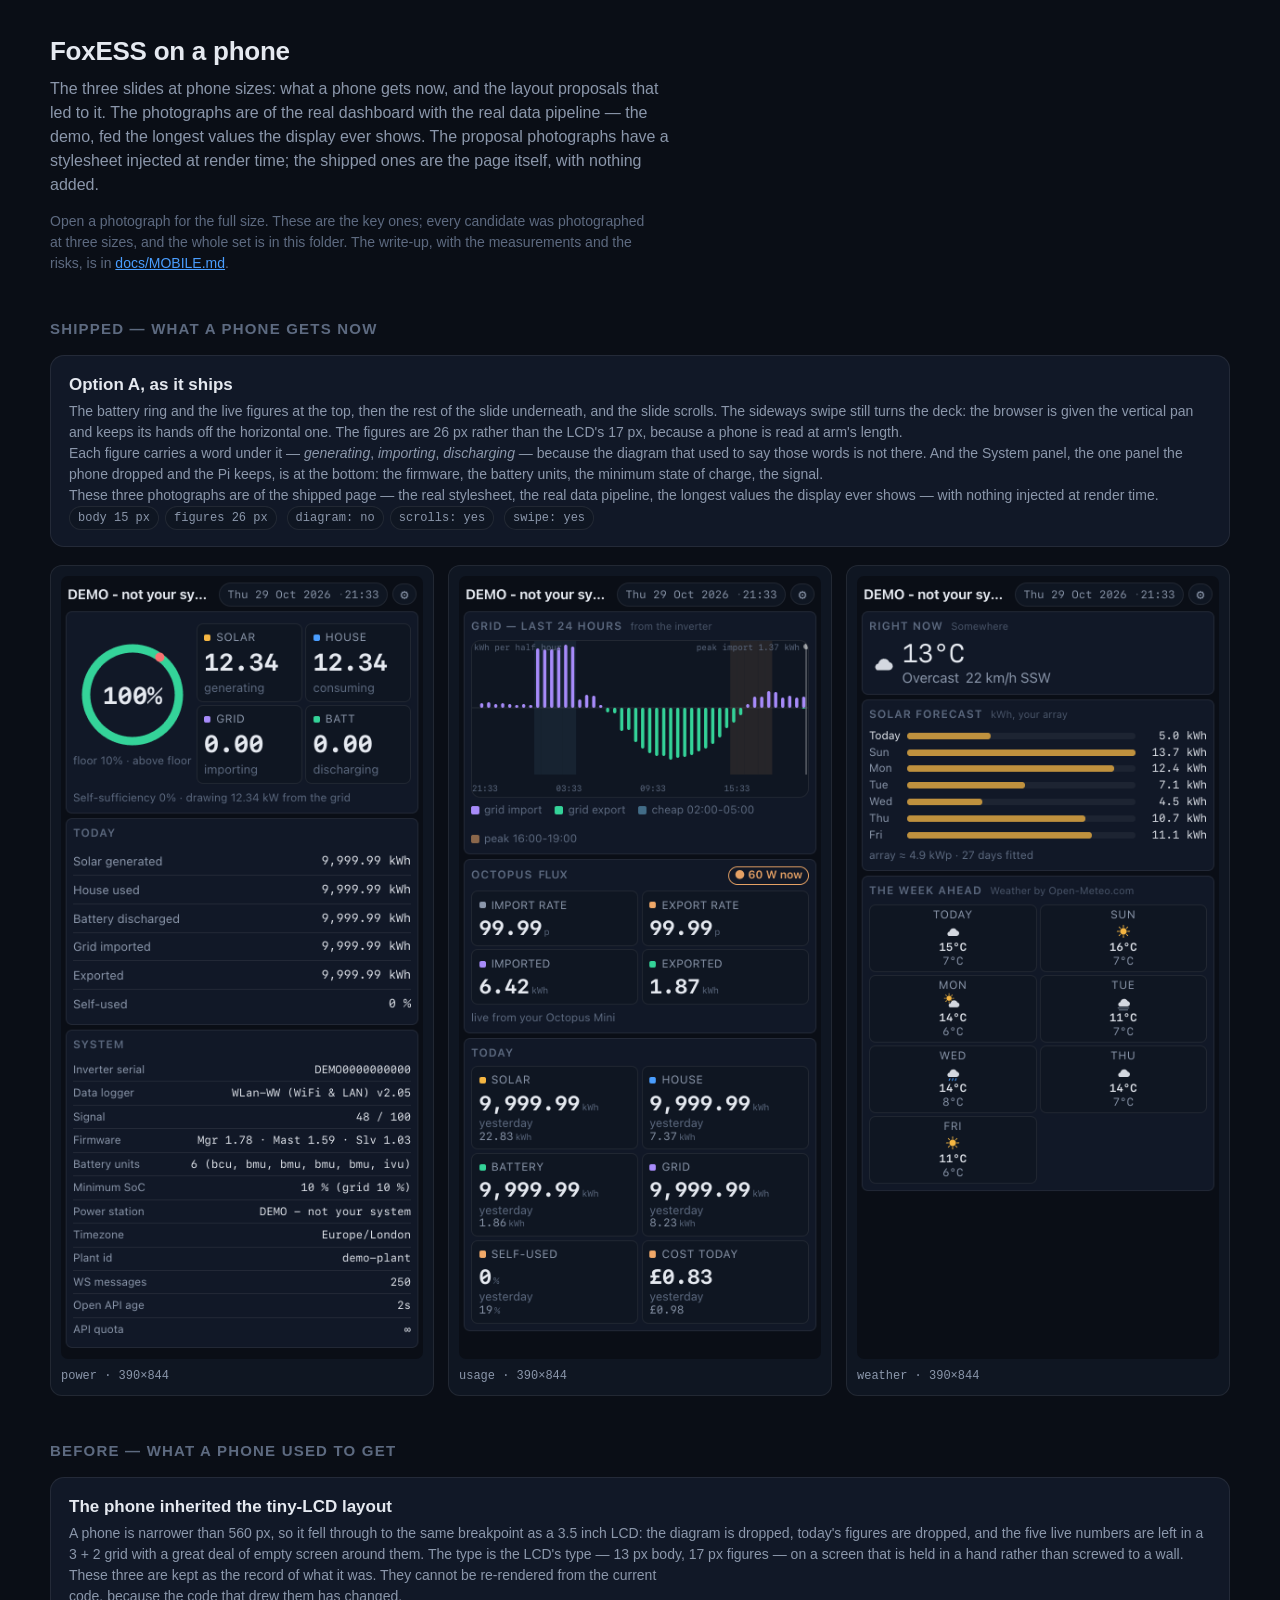
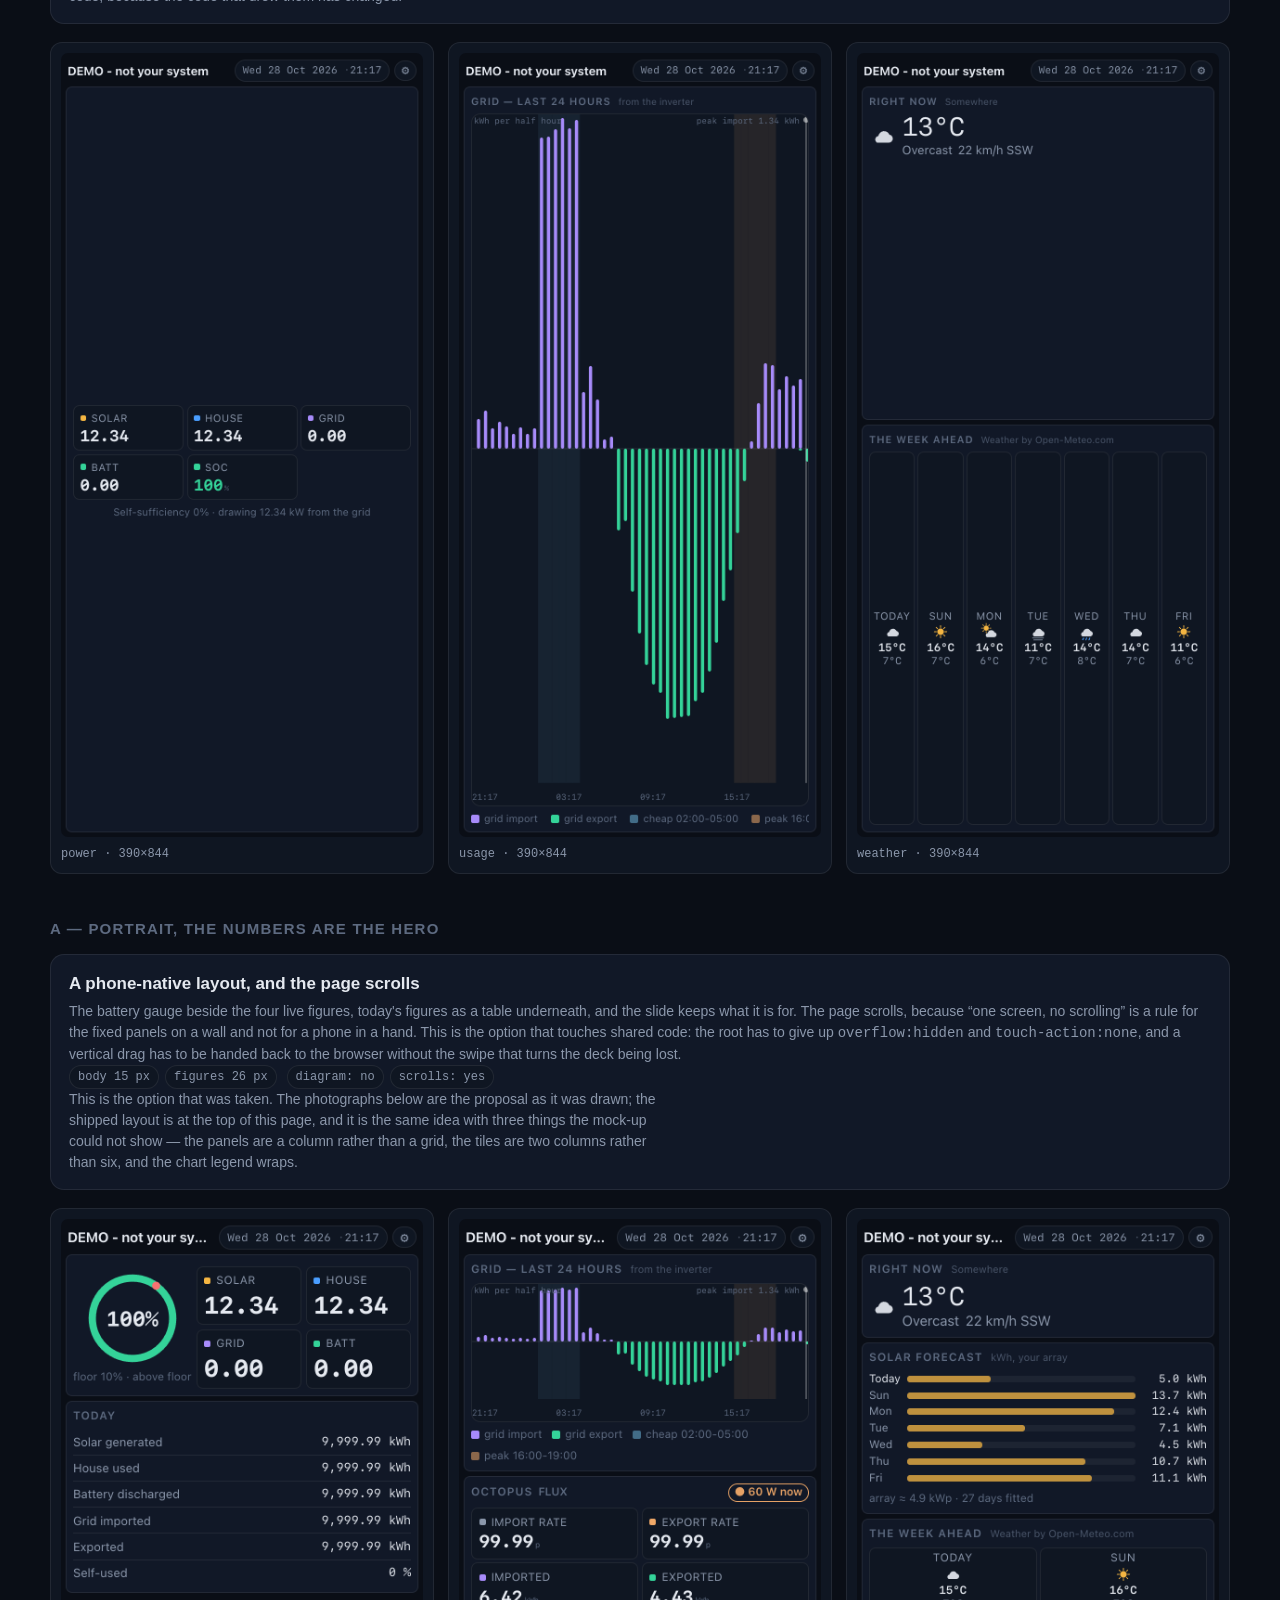
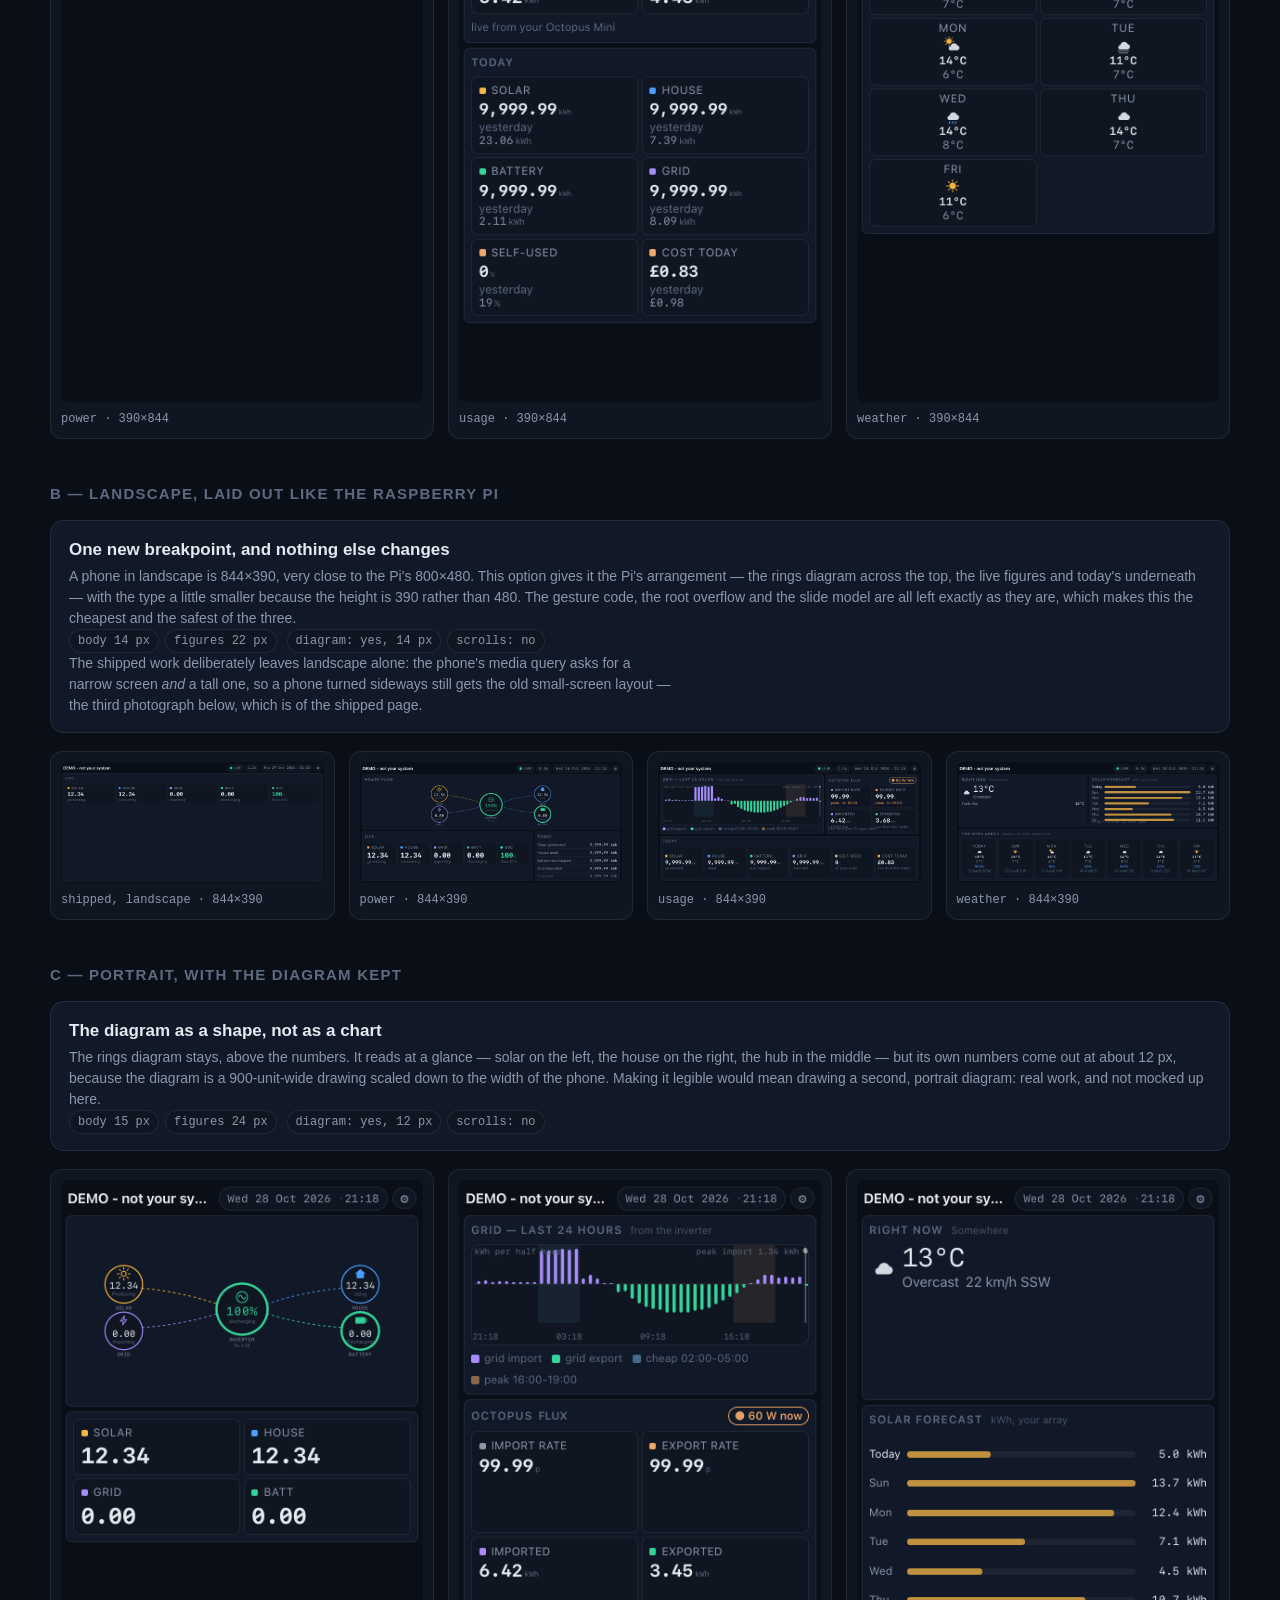
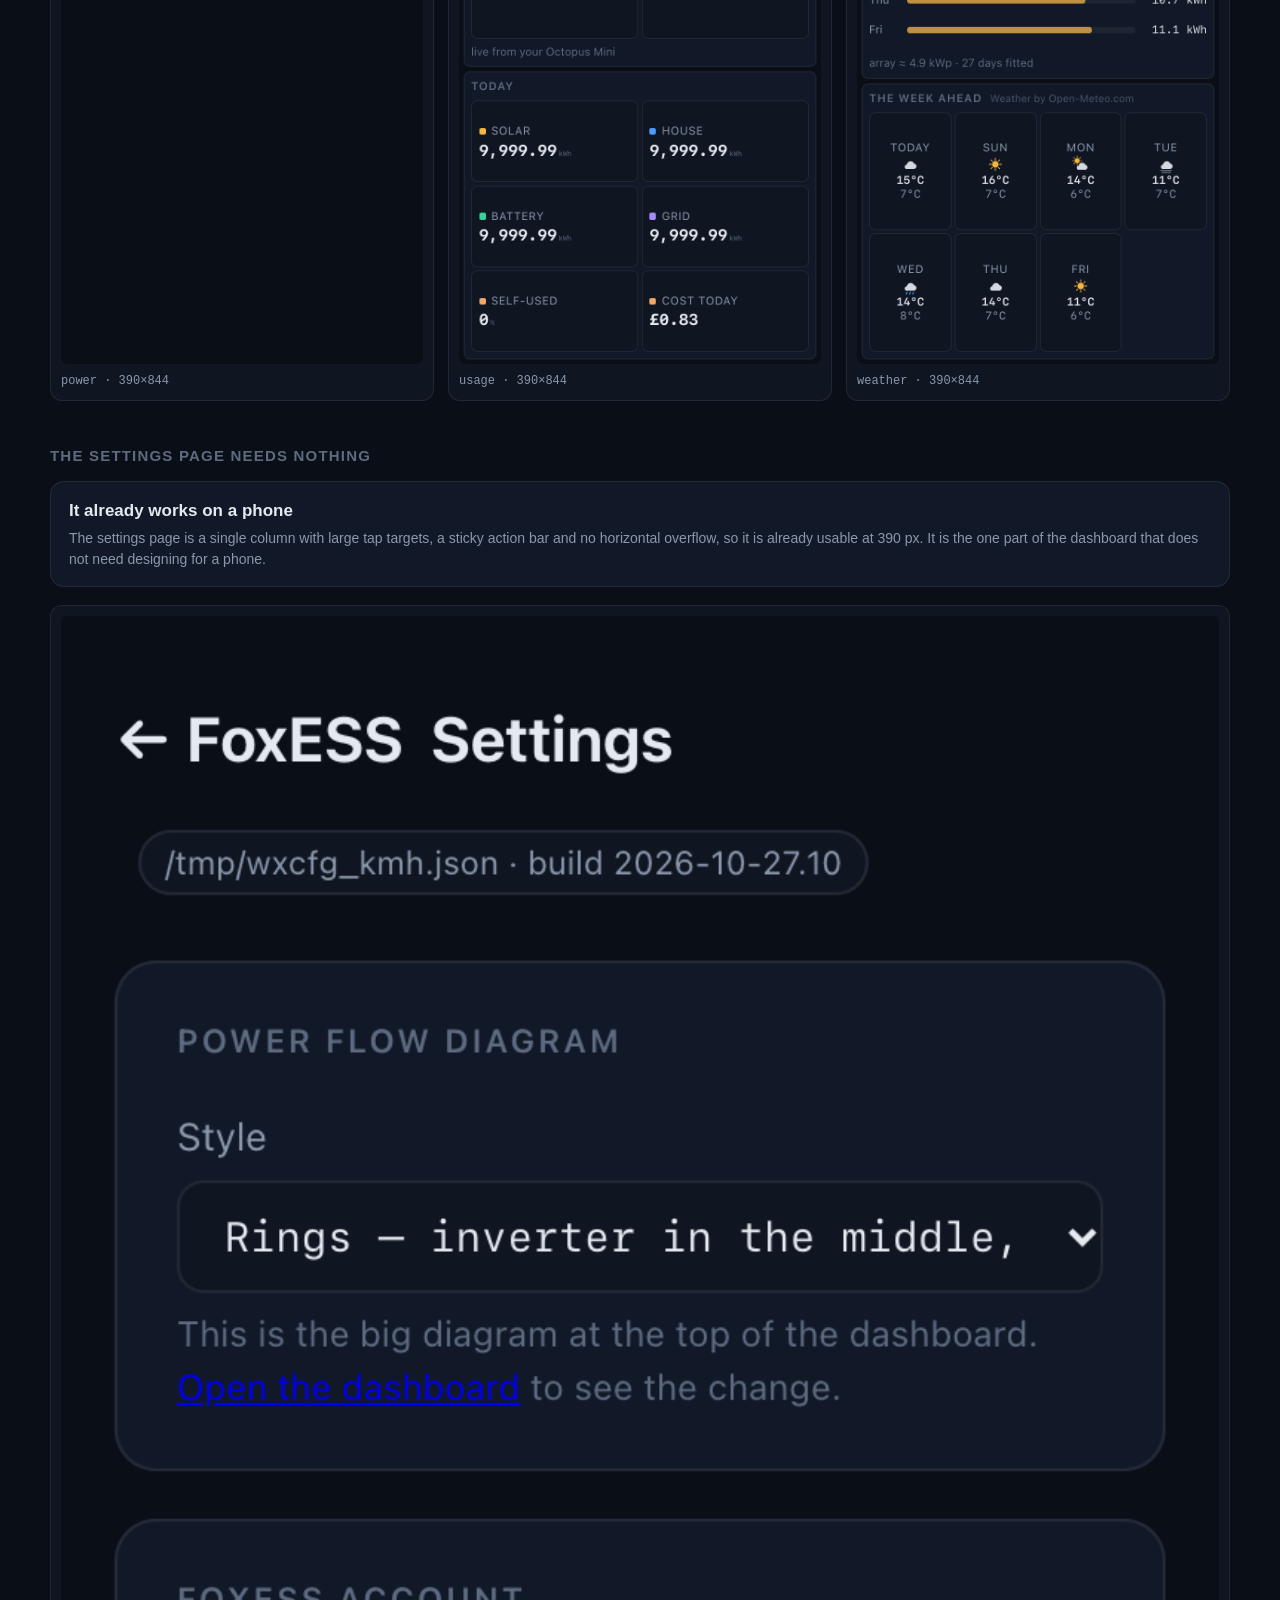
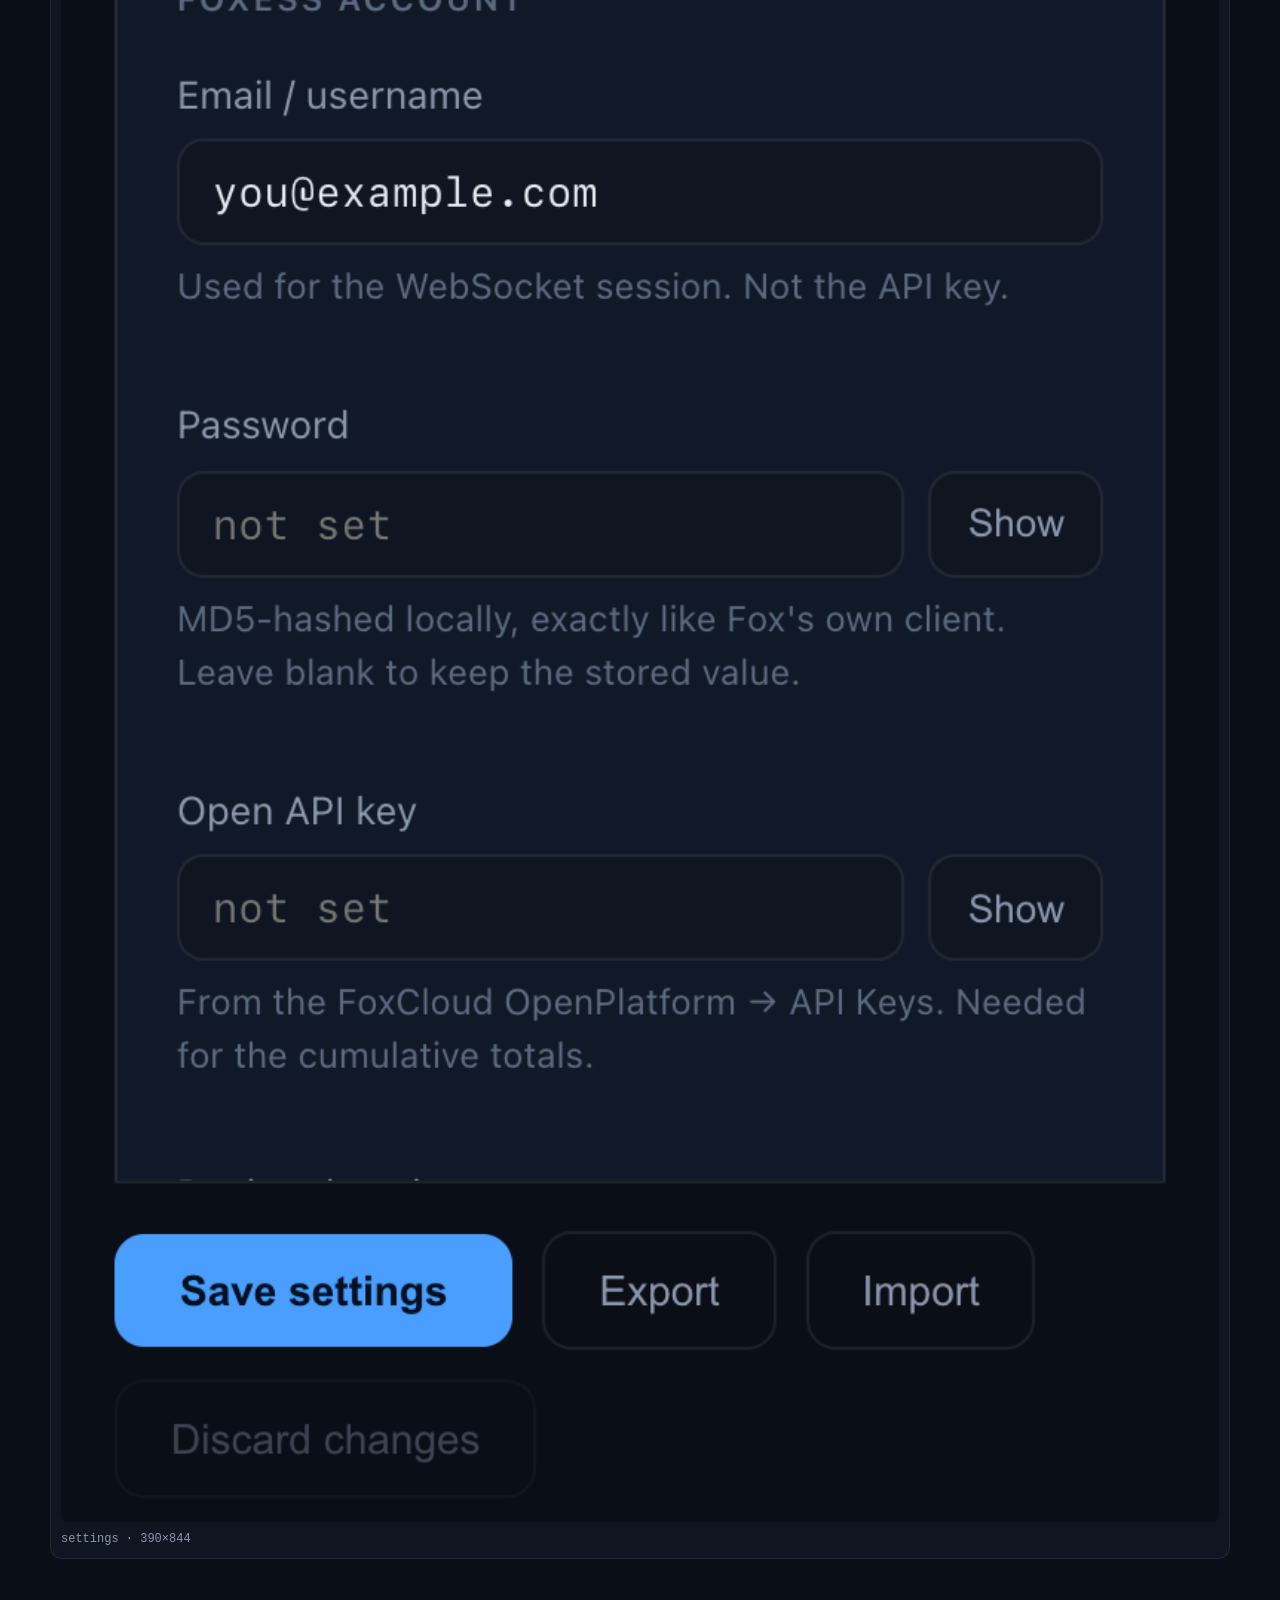
<file: docs/mockups/index.html>
<!DOCTYPE html>
<html lang="en">
<head>
<meta charset="utf-8">
<meta name="viewport" content="width=device-width,initial-scale=1">
<title>FoxESS on a phone — mock-ups</title>
<style>
:root{
  --bg:#0a0e16; --panel:#111827; --panel2:#0f1622; --line:rgba(255,255,255,.08);
  --text:#e5e9f0; --muted:#8b97ab; --dim:#5d6a80;
  --pv:#f5b642; --load:#4a9eff; --grid:#a78bfa; --bat:#34d399;
  --font-ui:-apple-system,BlinkMacSystemFont,"Segoe UI",Roboto,sans-serif;
  --font-mono:ui-monospace,SFMono-Regular,Menlo,Consolas,monospace;
}
*{box-sizing:border-box}
body{background:var(--bg);color:var(--text);font-family:var(--font-ui);
     margin:0;padding:32px 20px 80px;line-height:1.5}
main{max-width:1180px;margin:0 auto}
h1{font-size:26px;margin:0 0 6px;letter-spacing:-.01em}
h2{font-size:15px;letter-spacing:.08em;text-transform:uppercase;color:var(--dim);
   margin:44px 0 14px;font-weight:600}
p.lede{color:var(--muted);max-width:70ch;margin:0 0 8px}
p.note{color:var(--dim);font-size:14px;max-width:78ch}
a{color:var(--load)}
.card{background:var(--panel);border:1px solid var(--line);border-radius:14px;
      padding:16px 18px;margin:0 0 18px}
.card h3{margin:0 0 4px;font-size:17px}
.card p{margin:0;color:var(--muted);font-size:14px}
.shots{display:grid;grid-template-columns:repeat(auto-fit,minmax(260px,1fr));gap:14px}
figure{margin:0;background:var(--panel2);border:1px solid var(--line);border-radius:12px;
       padding:10px}
figure img{width:100%;display:block;border-radius:7px;background:#000}
figcaption{color:var(--muted);font-size:12px;margin-top:8px;font-family:var(--font-mono)}
table{border-collapse:collapse;width:100%;margin-top:10px;font-size:13px}
th,td{text-align:left;padding:6px 10px;border-bottom:1px solid var(--line)}
th{color:var(--dim);font-weight:600;text-transform:uppercase;font-size:11px;
   letter-spacing:.08em}
td{font-family:var(--font-mono);color:var(--muted)}
td.k{font-family:var(--font-ui);color:var(--text)}
.yes{color:var(--bat)}.no{color:var(--pv)}
.pill{display:inline-block;padding:2px 8px;border-radius:999px;background:var(--panel2);
      border:1px solid var(--line);color:var(--muted);font-size:12px;
      font-family:var(--font-mono);margin-right:6px}
</style>
</head>
<body>
<main>
  <h1>FoxESS on a phone</h1>
  <p class="lede">
    The three slides at phone sizes: what a phone gets now, and the layout
    proposals that led to it. The photographs are of the real dashboard with
    the real data pipeline — the demo, fed the longest values the display ever
    shows. The proposal photographs have a stylesheet injected at render time;
    the shipped ones are the page itself, with nothing added.
  </p>
  <p class="note">
    Open a photograph for the full size. These are the key ones; every
    candidate was photographed at three sizes, and the whole set is in this
    folder. The write-up, with the measurements and the risks, is in
    <a href="../MOBILE.md">docs/MOBILE.md</a>.
  </p>

  <h2>Shipped — what a phone gets now</h2>
  <div class="card">
    <h3>Option A, as it ships</h3>
    <p>
      The battery ring and the live figures at the top, then the rest of the
      slide underneath, and the slide scrolls. The sideways swipe still turns
      the deck: the browser is given the vertical pan and keeps its hands off
      the horizontal one. The figures are 26&nbsp;px rather than the
      LCD's 17&nbsp;px, because a phone is read at arm's length.
    </p>
    <p>
      Each figure carries a word under it — <em>generating</em>,
      <em>importing</em>, <em>discharging</em> — because the diagram that
      used to say those words is not there. And the System panel, the one
      panel the phone dropped and the Pi keeps, is at the bottom: the
      firmware, the battery units, the minimum state of charge, the signal.
    </p>
    <p>
      These three photographs are of the shipped page — the real stylesheet,
      the real data pipeline, the longest values the display ever shows —
      with nothing injected at render time.
    </p>
    <p><span class="pill">body 15 px</span><span class="pill">figures 26 px</span>
       <span class="pill">diagram: no</span><span class="pill">scrolls: yes</span>
       <span class="pill">swipe: yes</span></p>
  </div>
  <div class="shots">
    <figure><img src="mobile-shipped-power-phone-390x844.png" alt="The shipped phone layout, power slide">
      <figcaption>power · 390×844</figcaption></figure>
    <figure><img src="mobile-shipped-usage-phone-390x844.png" alt="The shipped phone layout, usage slide">
      <figcaption>usage · 390×844</figcaption></figure>
    <figure><img src="mobile-shipped-weather-phone-390x844.png" alt="The shipped phone layout, weather slide">
      <figcaption>weather · 390×844</figcaption></figure>
  </div>

  <h2>Before — what a phone used to get</h2>
  <div class="card">
    <h3>The phone inherited the tiny-LCD layout</h3>
    <p>
      A phone is narrower than 560&nbsp;px, so it fell through to the same
      breakpoint as a 3.5&nbsp;inch LCD: the diagram is dropped, today's
      figures are dropped, and the five live numbers are left in a 3&nbsp;+&nbsp;2
      grid with a great deal of empty screen around them. The type is the
      LCD's type — 13&nbsp;px body, 17&nbsp;px figures — on a screen that is
      held in a hand rather than screwed to a wall.
    </p>
    <p class="note">
      These three are kept as the record of what it was. They cannot be
      re-rendered from the current code, because the code that drew them has
      changed.
    </p>
  </div>
  <div class="shots">
    <figure><img src="mobile-today-power-phone-390x844.png" alt="Power slide today">
      <figcaption>power · 390×844</figcaption></figure>
    <figure><img src="mobile-today-usage-phone-390x844.png" alt="Usage slide today">
      <figcaption>usage · 390×844</figcaption></figure>
    <figure><img src="mobile-today-weather-phone-390x844.png" alt="Weather slide today">
      <figcaption>weather · 390×844</figcaption></figure>
  </div>

  <h2>A — portrait, the numbers are the hero</h2>
  <div class="card">
    <h3>A phone-native layout, and the page scrolls</h3>
    <p>
      The battery gauge beside the four live figures, today's figures as a
      table underneath, and the slide keeps what it is for. The page scrolls,
      because “one screen, no scrolling” is a rule for the fixed panels on a
      wall and not for a phone in a hand. This is the option that touches
      shared code: the root has to give up <code>overflow:hidden</code> and
      <code>touch-action:none</code>, and a vertical drag has to be handed
      back to the browser without the swipe that turns the deck being lost.
    </p>
    <p><span class="pill">body 15 px</span><span class="pill">figures 26 px</span>
       <span class="pill">diagram: no</span><span class="pill">scrolls: yes</span></p>
    <p class="note">
      This is the option that was taken. The photographs below are the
      proposal as it was drawn; the shipped layout is at the top of this
      page, and it is the same idea with three things the mock-up could not
      show — the panels are a column rather than a grid, the tiles are two
      columns rather than six, and the chart legend wraps.
    </p>
  </div>
  <div class="shots">
    <figure><img src="mobile-a-power-phone-390x844.png" alt="Candidate A, power slide">
      <figcaption>power · 390×844</figcaption></figure>
    <figure><img src="mobile-a-usage-phone-390x844.png" alt="Candidate A, usage slide">
      <figcaption>usage · 390×844</figcaption></figure>
    <figure><img src="mobile-a-weather-phone-390x844.png" alt="Candidate A, weather slide">
      <figcaption>weather · 390×844</figcaption></figure>
  </div>

  <h2>B — landscape, laid out like the Raspberry Pi</h2>
  <div class="card">
    <h3>One new breakpoint, and nothing else changes</h3>
    <p>
      A phone in landscape is 844×390, very close to the Pi's 800×480. This
      option gives it the Pi's arrangement — the rings diagram across the
      top, the live figures and today's underneath — with the type a little
      smaller because the height is 390 rather than 480. The gesture code,
      the root overflow and the slide model are all left exactly as they
      are, which makes this the cheapest and the safest of the three.
    </p>
    <p><span class="pill">body 14 px</span><span class="pill">figures 22 px</span>
       <span class="pill">diagram: yes, 14 px</span><span class="pill">scrolls: no</span></p>
    <p class="note">
      The shipped work deliberately leaves landscape alone: the phone's media
      query asks for a narrow screen <em>and</em> a tall one, so a phone
      turned sideways still gets the old small-screen layout — the third
      photograph below, which is of the shipped page.
    </p>
  </div>
  <div class="shots">
    <figure><img src="mobile-shipped-power-phone-landscape-844x390.png" alt="The shipped page, phone in landscape">
      <figcaption>shipped, landscape · 844×390</figcaption></figure>
    <figure><img src="mobile-b-power-phone-landscape-844x390.png" alt="Candidate B, power slide">
      <figcaption>power · 844×390</figcaption></figure>
    <figure><img src="mobile-b-usage-phone-landscape-844x390.png" alt="Candidate B, usage slide">
      <figcaption>usage · 844×390</figcaption></figure>
    <figure><img src="mobile-b-weather-phone-landscape-844x390.png" alt="Candidate B, weather slide">
      <figcaption>weather · 844×390</figcaption></figure>
  </div>

  <h2>C — portrait, with the diagram kept</h2>
  <div class="card">
    <h3>The diagram as a shape, not as a chart</h3>
    <p>
      The rings diagram stays, above the numbers. It reads at a glance — solar
      on the left, the house on the right, the hub in the middle — but its own
      numbers come out at about 12&nbsp;px, because the diagram is a
      900-unit-wide drawing scaled down to the width of the phone. Making it
      legible would mean drawing a second, portrait diagram: real work, and
      not mocked up here.
    </p>
    <p><span class="pill">body 15 px</span><span class="pill">figures 24 px</span>
       <span class="pill">diagram: yes, 12 px</span><span class="pill">scrolls: no</span></p>
  </div>
  <div class="shots">
    <figure><img src="mobile-c-power-phone-390x844.png" alt="Candidate C, power slide">
      <figcaption>power · 390×844</figcaption></figure>
    <figure><img src="mobile-c-usage-phone-390x844.png" alt="Candidate C, usage slide">
      <figcaption>usage · 390×844</figcaption></figure>
    <figure><img src="mobile-c-weather-phone-390x844.png" alt="Candidate C, weather slide">
      <figcaption>weather · 390×844</figcaption></figure>
  </div>

  <h2>The settings page needs nothing</h2>
  <div class="card">
    <h3>It already works on a phone</h3>
    <p>
      The settings page is a single column with large tap targets, a sticky
      action bar and no horizontal overflow, so it is already usable at
      390&nbsp;px. It is the one part of the dashboard that does not need
      designing for a phone.
    </p>
  </div>
  <div class="shots">
    <figure><img src="settings-phone-390x844.png" alt="The settings page on a phone">
      <figcaption>settings · 390×844</figcaption></figure>
  </div>
</main>
</body>
</html>
</file>
